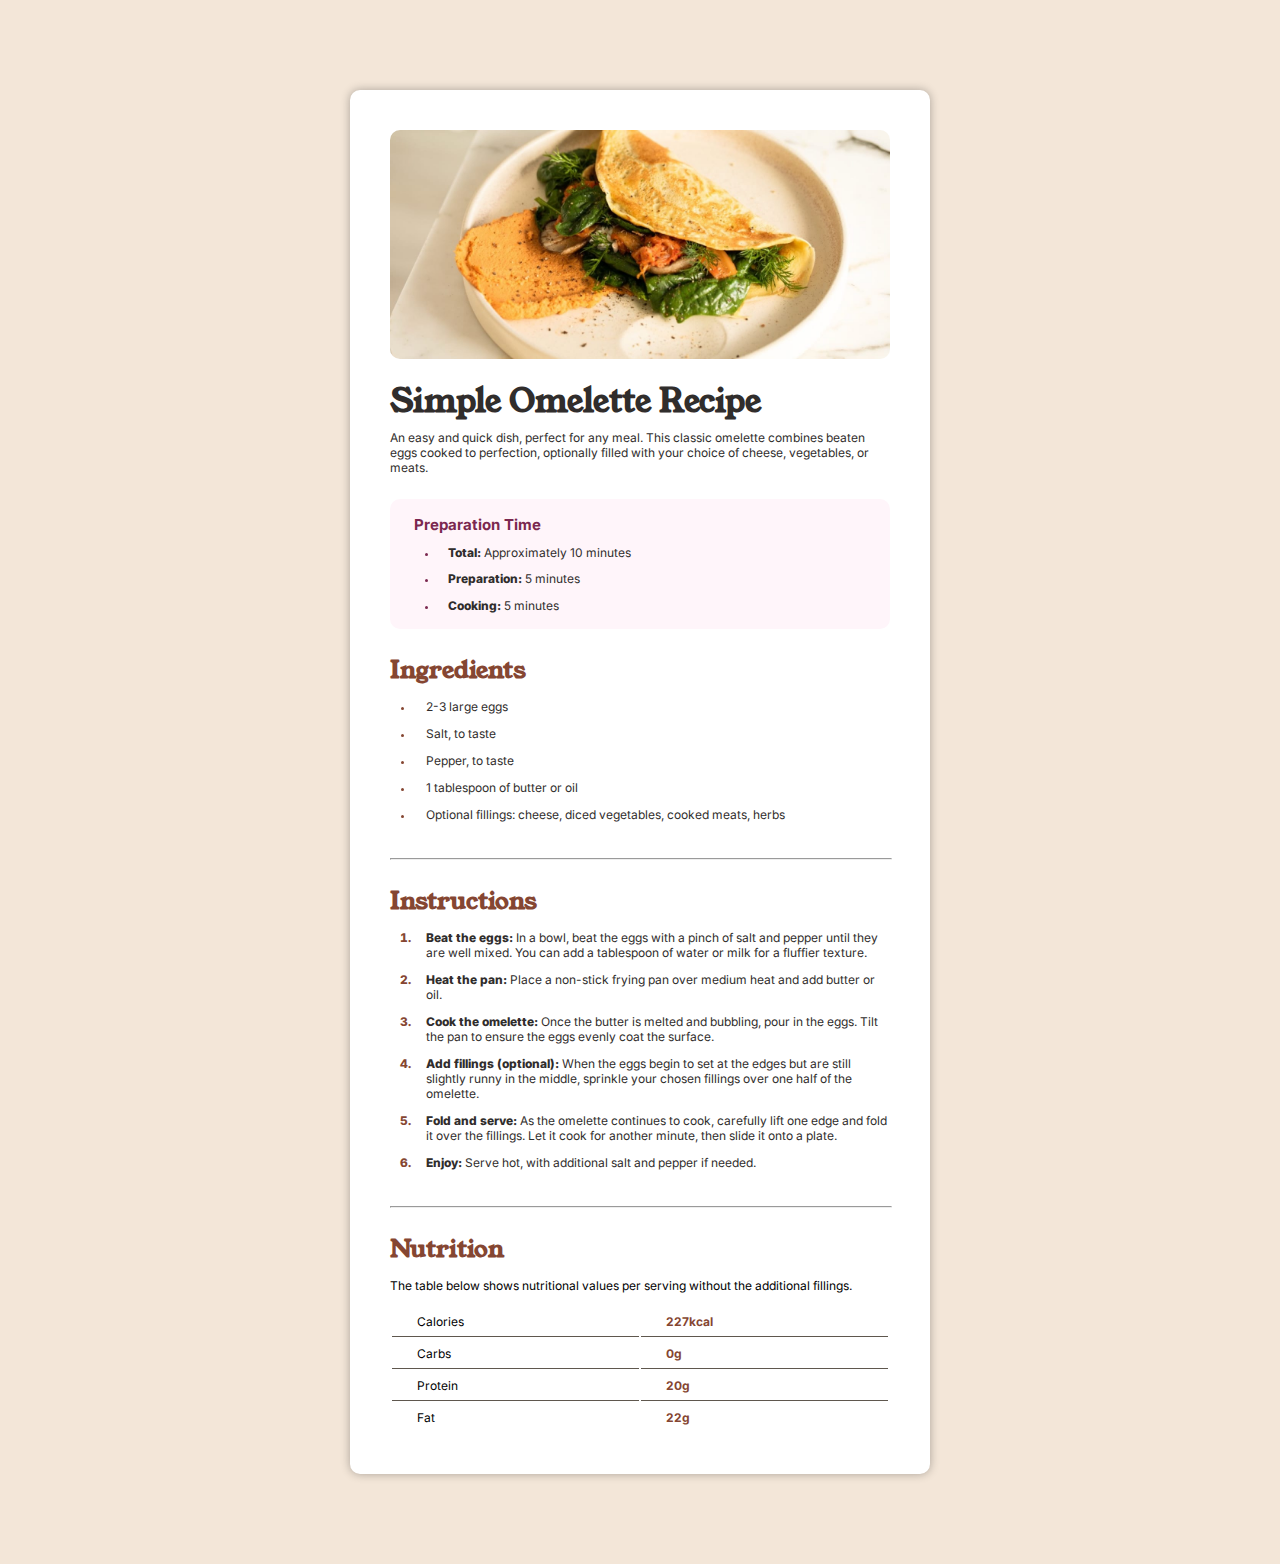
<file: index.html>
<!DOCTYPE html>
<html lang="en">
<head>
  <meta charset="UTF-8">
  <meta name="viewport" content="width=device-width, initial-scale=1.0"> 

  <link rel="icon" type="image/png" sizes="32x32" href="./assets/images/favicon-32x32.png">
  <link rel="stylesheet" href="styles/default.css">
  <link rel="stylesheet" href="styles/container.css">
  <link rel="stylesheet" href="styles/image.css">
  <link rel="stylesheet" href="styles/header.css">
  <link rel="stylesheet" href="styles/prepare.css">
  <link rel="stylesheet" href="styles/responsive.css">
  <link rel="stylesheet" href="styles/steps/ingredient.css">
  <link rel="stylesheet" href="styles/steps/instruction.css">
  <link rel="stylesheet" href="styles/steps/nutrition.css">

  <link rel="preconnect" href="https://fonts.googleapis.com">
  <link rel="preconnect" href="https://fonts.gstatic.com" crossorigin>
  <link href="https://fonts.googleapis.com/css2?family=Young+Serif&display=swap" rel="stylesheet">
  <link rel="preconnect" href="https://fonts.googleapis.com">
  <link rel="preconnect" href="https://fonts.gstatic.com" crossorigin>
  <link href="https://fonts.googleapis.com/css2?family=Inter:wght@100..900&display=swap" rel="stylesheet">

  <title>Frontend Mentor | Recipe page</title>
</head>
<body>
  <!-- PARENT BOX (BIGGEST box) -->
  <main class="recipe-container">

    <!-- box 1 : head image -->
    <section class="recipe-img">
      <img src="assets/images/image-omelette.jpeg" alt="recipe image">
    </section>

    <!-- box 2 : control text part -->
    <section class="recipe-text">
      <!-- box 2's content 1 : header -->
      <div class="recipe-header">
        <h1>Simple Omelette Recipe</h1>
        <p>
          An easy and quick dish, perfect for any meal. This classic omelette combines beaten eggs cooked to perfection, optionally filled with your choice of cheese, vegetables, or meats.
        </p>
      </div>

      <!-- box 2's content 2 : preparation time -->
      <section class="recipe-prepare">
        <h2 class="prepare-text">Preparation Time</h2>
        <ul>
          <li><p><span>Total:</span> Approximately 10 minutes</p></li>
          <li><p><span>Preparation:</span> 5 minutes</p></li>
          <li><p><span>Cooking:</span> 5 minutes</p></li>
        </ul>
      </section>

      <!-- box 2's content 3 : cooking steps -->
      <section class="recipe-text-steps">

        <div class="recipe-ingredient">
          <h2>Ingredients</h2>
          <ul>
            <li><p>2-3 large eggs</p></li>
            <li><p>Salt, to taste</p></li>
            <li><p>Pepper, to taste</p></li>
            <li><p>1 tablespoon of butter or oil</p></li>
            <li><p>Optional fillings: cheese, diced vegetables, cooked meats, herbs</p></li>
          </ul>
        </div>

        <hr>

        <div class="recipe-instructions">
          <h2>Instructions</h2>
          <ol>
            <li><p><span>Beat the eggs:</span> In a bowl, beat the eggs with a pinch of salt and pepper until they are well mixed. You can add a tablespoon of water or milk for a fluffier texture.</p></li>
            <li><p><span>Heat the pan:</span> Place a non-stick frying pan over medium heat and add butter or oil.</p></li>
            <li><p><span>Cook the omelette:</span> Once the butter is melted and bubbling, pour in the eggs. Tilt the pan to ensure the eggs evenly coat the surface.</p></li>
            <li><p><span>Add fillings (optional):</span> When the eggs begin to set at the edges but are still slightly runny in the middle, sprinkle your chosen fillings over one half of the omelette.</p></li>
            <li><p><span>Fold and serve:</span> As the omelette continues to cook, carefully lift one edge and fold it over the fillings. Let it cook for another minute, then slide it onto a plate.</p></li>
            <li><p><span>Enjoy:</span> Serve hot, with additional salt and pepper if needed.</p></li>
          </ol>
        </div>

        <hr>

        <div class="recipe-nutrition">
          <h2>Nutrition</h2>
          <p>The table below shows nutritional values per serving without the additional fillings.</p>
          <table>
            <tr>
              <td><p>Calories</p></td>
              <td><p>227kcal</p></td>
            </tr>
            <tr>
              <td><p>Carbs</p></td>
              <td><p>0g</p></td>
            </tr>
            <tr>
              <td><p>Protein</p></td>
              <td><p>20g</p></td>
            </tr>
            <tr>
              <td><p>Fat</p></td>
              <td><p>22g</p></td>
            </tr>
          </table>
        </div>
      </section>
      <!-- END OF box 2's content 3 : cooking steps -->
    </section>
    <!-- END OF box 2 : control text part -->

  </main>
</body>
</html>
</file>
<file: styles/default.css>
/* for default tags (universal) */

:root {
    --nutmeg: hsl(14, 45%, 36%);
    --darkRasp: hsl(332, 51%, 32%);
    --white: hsl(0, 0%, 100%);
    --roseWhite: hsl(330, 100%, 98%);
    --eggShell: hsl(30, 54%, 90%);
    --lightGrey: hsl(30, 18%, 87%);
    --wengeBrown: hsl(30, 10%, 34%);
    --darkChar: hsl(24, 5%, 18%);

    --youngF: "Young Serif", serif;
    --interF: "Inter", sans-serif;
}

body {
    background-color: var(--eggShell);

    display: flex;
    flex-direction: column;
    justify-content: center;
    align-items: center;
    box-sizing: border-box; 

    margin: 0;
    padding: 0;
}

div {
    width: 100%;
}

span {
    font-weight: 800;
}

p {
    text-wrap: wrap;
}

hr {
    color: var(--wengeBrown);

    width: 100%;
}
</file>
<file: styles/container.css>
/* for containers or biggest sections */

.recipe-container {
    background-color: var(--white);
    border-radius: 10px;
    box-shadow: 0px 0px 10px 0px rgba(0,0,0,0.3);

    display: flex;
    flex-direction: column;
    gap: 1em;

    width: 500px;
    margin: 90px 0px;
    padding: 40px;
}

.recipe-text {
    display: flex;
    flex-direction: column;

    margin: 0;
    gap: 1.5em;
}

.recipe-text-steps {
    display: flex;
    flex-direction: column;

    margin: 0;
    gap: 1em;
}
</file>
<file: styles/image.css>
.recipe-img img {
    border-radius: 10px;

    width: 100%;
}
</file>
<file: styles/header.css>
.recipe-header {
  h1 {
    font-family: var(--youngF);
    font-size: 32px;
    color: var(--darkChar);

    margin: 0;
    margin-bottom: 0.2em;
  }

  p {
    font-family: var(--interF);
    font-size: 12px;
    color: var(--darkChar);

    margin: 0;
  }
}
</file>
<file: styles/prepare.css>
.recipe-prepare {
    background-color: var(--roseWhite);
    font-family: var(--interF);
    color: var(--darkRasp);
    border-radius: 10px;

    padding: 1em 1.5em;

    h2 {
      font-size: 15px;

      margin: 0;
    }

    p {
      color: var(--darkChar);
      font-size: 12px;

      margin: 0;
      margin-left: 10px;
    }

    ul {
      margin: 0;
      padding-left: 1.5em;
    }

    li {
      margin-top: 0.7em;
    }
    li::marker {
      font-size: 10px;
    }
}
</file>
<file: styles/responsive.css>
@media only screen and (max-width: 600px) {
    body {
      display: block;
      
      margin: 0;
      padding: 0;
    }

    h1, h2, p, ul,ol, li, td {
      text-wrap: wrap;

      margin: 0;
    }

    .recipe-img img {
      width: 100%;
      border-radius: 0px;
      margin-bottom: 0;
    }

    .recipe-prepare {
      padding: 1em 1.5em;
    } 

    .recipe-container {
        display: flex;
        flex-direction: column;
        border-radius: 0px;
        gap: 0;

        margin: 0;
        padding: 0;
        width: 100vw;
    }
    .recipe-text {
      padding: 1em 2em 2em 2em;
    }
  }
</file>
<file: styles/steps/ingredient.css>
.recipe-ingredient {
    h2 {
        font-family: var(--youngF);
        color: var(--nutmeg);

        margin: 0;
    }

    p {
        font-family: var(--interF);
        font-size: 12px;
        color: var(--darkChar);

        margin-left: 1em;
    }

    ul {
        margin: 0;
        padding-left: 1.5em;
    }
  
    li {
        margin-top: 0.7em;
    }
    li::marker {
        font-family: var(--interF);
        color: var(--nutmeg);
        font-size: 10px;
        font-weight: 800;
    }
}
</file>
<file: styles/steps/instruction.css>
.recipe-instructions {
    h2 {
        font-family: var(--youngF);
        color: var(--nutmeg);

        margin: 0;
    }

    p {
        font-family: var(--interF);
        font-size: 12px;
        color: var(--darkChar);

        margin-left: 1em;
    }

    ol {
        margin: 0;
        padding-left: 1.5em;
    }
  
    li {
        margin-top: 0.7em;
    }
    li::marker {
        font-family: var(--interF);
        color: var(--nutmeg);
        font-size: 12px;
        font-weight: 800;
    }
}
</file>
<file: styles/steps/nutrition.css>
.recipe-nutrition {
    h2 {
        font-family: var(--youngF);
        color: var(--nutmeg);

        margin: 0 0 0.5em 0;
    } 

    p {
        font-family: var(--interF);
        font-size: 12px;

        margin: 0 0 1em 0;
    }

    table {
        border: none;

        width: 100%;
        margin: 0;

        p:not(:has(td)) {
            font-family: var(--interF);
            font-size: 12px;
            margin: 0;
        }

        tr:not(:last-child) > td {
            border-bottom: 1px solid var(--wengeBrown);
        }
        td p {
            width: 100%;
            margin: 0.5em 2em;
        }
        td:last-child {
            color: var(--nutmeg);
            font-weight: 700;
        }
    }
}
</file>
